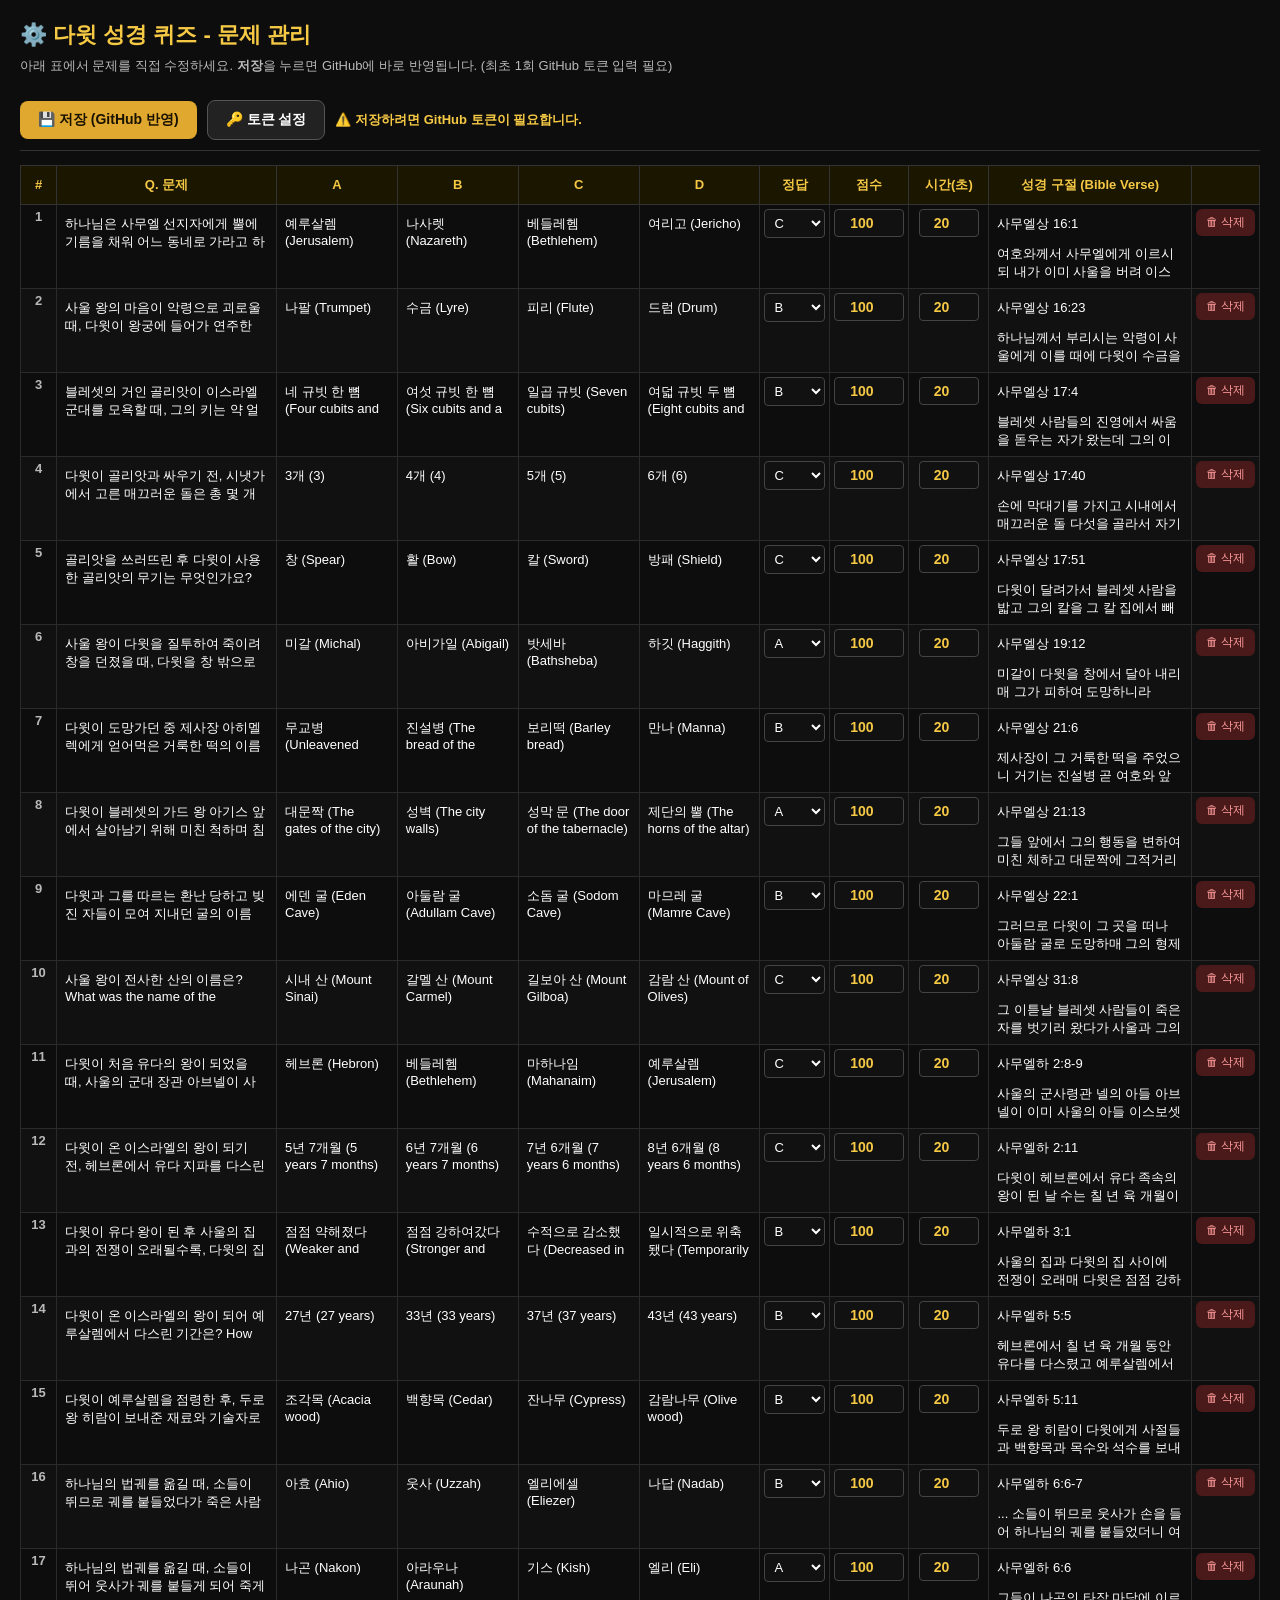
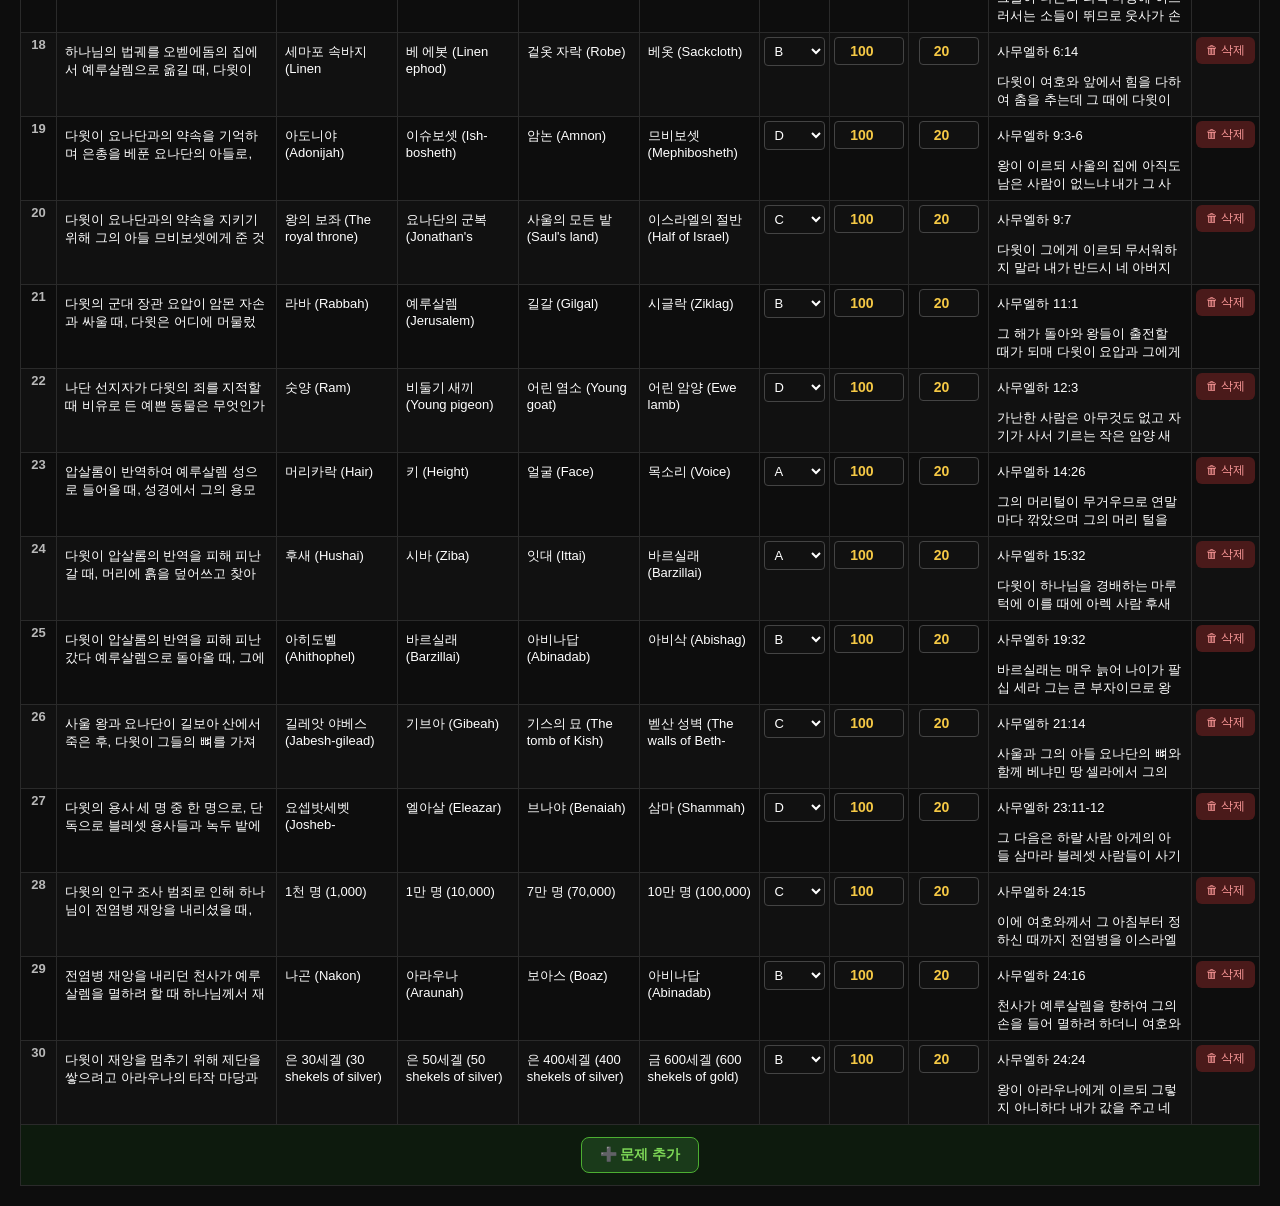
<file: admin.html>
<!DOCTYPE html>
<html lang="ko">
<head>
  <meta charset="UTF-8"/>
  <meta name="viewport" content="width=device-width,initial-scale=1.0"/>
  <title>다윗 성경 퀴즈 - 관리자</title>
  <link rel="stylesheet" href="style.css"/>
</head>
<body class="screen-admin">
<div class="admin-wrap">
  <h1>⚙️ 다윗 성경 퀴즈 - 문제 관리</h1>
  <p class="hint">아래 표에서 문제를 직접 수정하세요. <b>저장</b>을 누르면 GitHub에 바로 반영됩니다. (최초 1회 GitHub 토큰 입력 필요)</p>

  <div class="admin-bar">
    <button id="btn-save">💾 저장 (GitHub 반영)</button>
    <button class="sec" id="btn-token">🔑 토큰 설정</button>
    <span class="admin-status" id="admin-status"></span>
  </div>

  <div class="admin-table-wrap">
    <table class="admin-table" id="admin-table">
      <thead>
        <tr>
          <th>#</th>
          <th style="min-width:220px">Q. 문제</th>
          <th style="min-width:120px">A</th>
          <th style="min-width:120px">B</th>
          <th style="min-width:120px">C</th>
          <th style="min-width:120px">D</th>
          <th style="min-width:70px">정답</th>
          <th style="min-width:70px">점수</th>
          <th style="min-width:80px">시간(초)</th>
          <th style="min-width:200px">성경 구절 (Bible Verse)</th>
          <th></th>
        </tr>
      </thead>
      <tbody id="question-tbody"></tbody>
      <tfoot>
        <tr class="at-add-row">
          <td colspan="11" style="text-align:center; padding:12px;">
            <button class="at-add-btn" id="btn-add-row">➕ 문제 추가</button>
          </td>
        </tr>
      </tfoot>
    </table>
  </div>
</div>

<!-- GitHub 토큰 입력 모달 -->
<div class="modal-overlay hidden" id="token-modal">
  <div class="modal-box">
    <h2>🔑 GitHub Personal Access Token</h2>
    <p>questions.js를 자동 저장하려면 GitHub PAT가 필요합니다.<br/>
    <b>github.com → Settings → Developer settings → Personal access tokens</b><br/>
    Classic tokens에서 <b>repo</b> 권한으로 생성하세요. 토큰은 이 기기에만 저장됩니다.</p>
    <input class="modal-inp" type="password" id="token-input" placeholder="ghp_xxxxxxxxxxxxxxxxxxxx"/>
    <div class="modal-btns">
      <button class="btn-confirm" id="btn-token-save">저장</button>
      <button class="btn-cancel" id="btn-token-cancel">취소</button>
    </div>
  </div>
</div>

<script src="questions.js"></script>
<script src="admin.js"></script>
</body>
</html>
</file>
<file: style.css>
/* ===================================================================
   다윗 성경 퀴즈 대회 - 테마 (포스터 기반: 검정 배경 + 골드/그린)
   =================================================================== */
* { margin: 0; padding: 0; box-sizing: border-box; }
:root {
  --bg: #050505;
  --bg2: #0e0e0e;
  --gold: #f6c945;
  --gold2: #e0a82e;
  --green: #4caf32;
  --green-l: #7ed957;
  --white: #ffffff;
  --gray: #b9b9b9;
}
body {
  font-family: "Noto Sans KR", "Apple SD Gothic Neo", "Malgun Gothic", sans-serif;
  background: var(--bg);
  color: var(--white);
  -webkit-tap-highlight-color: transparent;
}
.hidden { display: none !important; }

.logo-david { font-family: Georgia, "Times New Roman", serif; font-weight: 900; letter-spacing: 2px;
  background: linear-gradient(180deg,#fff2b0,#f6c945 40%,#b07d12); -webkit-background-clip: text;
  background-clip: text; color: transparent; }
.logo-quiz { font-family: Georgia, serif; font-weight: 900; letter-spacing: 2px;
  background: linear-gradient(180deg,#fff2b0,#f6c945 40%,#b07d12); -webkit-background-clip: text;
  background-clip: text; color: transparent; }

/* =========================================================
   메인(프로젝터) 화면 - 6:4 비율
   ========================================================= */
.screen-main { display: flex; align-items: center; justify-content: center;
  min-height: 100vh; background: radial-gradient(circle at 50% 35%, #161512 0%, #050505 70%); }
.stage-wrap { width: 100vw; max-width: 100vw; display: flex; align-items: center; justify-content: center; }
.stage {
  width: min(100vw, 150vh);
  aspect-ratio: 6 / 4;
  background: radial-gradient(circle at 50% 30%, #1a1812 0%, #070707 75%);
  border: 2px solid rgba(246,201,69,0.25);
  box-shadow: 0 0 60px rgba(246,201,69,0.12) inset, 0 0 40px rgba(0,0,0,0.8);
  position: relative; overflow: hidden;
  display: flex; flex-direction: column; padding: 2.2vh 3vw;
}
.topbar { display: flex; justify-content: space-between; align-items: center; }
.topbar .logo { display: flex; flex-direction: column; line-height: 1; }
.topbar .logo-david { font-size: 3.2vh; }
.topbar .logo-quiz { font-size: 2.1vh; }
.qnum { font-size: 2.6vh; color: var(--gold); font-weight: 700; }

/* 교회 헤더 (탑바 중앙) */
.church-header {
  position: absolute;
  left: 50%;
  transform: translateX(-50%);
  display: flex;
  align-items: center;
  gap: 1.2vw;
  pointer-events: none;
}
.church-logo-img {
  width: 5.5vh;
  height: 5.5vh;
  flex: 0 0 auto;
  object-fit: contain;
  filter: drop-shadow(0 0 6px rgba(76,175,50,0.5));
  border-radius: 50%;
}
.church-text {
  display: flex;
  flex-direction: column;
  line-height: 1.2;
}
.church-name-ko {
  font-size: 2.2vh;
  font-weight: 800;
  color: var(--white);
  letter-spacing: 0.02em;
  white-space: nowrap;
}
.church-name-en {
  font-size: 1.4vh;
  font-weight: 600;
  color: var(--green-l);
  letter-spacing: 0.04em;
  white-space: nowrap;
}

.view { flex: 1; display: flex; flex-direction: column; align-items: center; justify-content: center; width: 100%; }

/* 대기 화면 */
.lobby-title { font-size: 7vh; font-weight: 900; color: var(--white); text-align: center;
  text-shadow: 0 0 24px rgba(246,201,69,0.4); }
.lobby-sub { font-size: 3vh; color: var(--green-l); margin: 1.5vh 0 3vh; font-weight: 700; }
.qr-box { display: flex; align-items: center; gap: 3vw; background: rgba(255,255,255,0.04);
  padding: 2.5vh 3vw; border-radius: 18px; border: 1px solid rgba(246,201,69,0.3); }
.qr-img { background: #fff; padding: 12px; border-radius: 10px; }
.qr-img img, .qr-img canvas { display: block; width: 26vh !important; height: 26vh !important; }
.qr-text { font-size: 3vh; color: var(--white); font-weight: 700; line-height: 1.5; }
.players-count { margin-top: 3vh; font-size: 3.2vh; color: var(--gold); font-weight: 800; }

/* 문제 화면 */
.view-question { justify-content: flex-start; padding-top: 1vh; }
.timer-bar { width: 100%; height: 1.6vh; background: rgba(255,255,255,0.1); border-radius: 99px; overflow: hidden; margin-bottom: 0.5vh; }
.timer-fill { height: 100%; width: 100%; background: linear-gradient(90deg,var(--green-l),var(--green)); transition: width .25s linear; }
.timer-row { display: flex; align-items: center; justify-content: space-between; width: 100%; margin-bottom: 1vh; }
.timer-num { font-size: 4vh; font-weight: 900; color: var(--gold); }
.answer-count { font-size: 2.6vh; font-weight: 700; color: var(--gray); padding: 0.4vh 1.4vw; background: rgba(255,255,255,0.07); border-radius: 8px; transition: color 0.3s, background 0.3s; }
.answer-count.all-answered { color: var(--green-l); background: rgba(76,175,50,0.2); }
.q-text { font-size: 6vh; font-weight: 800; text-align: center; line-height: 1.35; color: var(--white);
  flex: 1; display: flex; align-items: center; justify-content: center; padding: 0 2vw;
  text-shadow: 0 2px 16px rgba(0,0,0,0.6); }
.options { width: 100%; display: grid; grid-template-columns: 1fr 1fr; gap: 1.6vh 2vw; opacity: 0;
  transform: translateY(20px); transition: opacity .5s ease, transform .5s ease; }
.options.show { opacity: 1; transform: translateY(0); }
.opt { display: flex; align-items: center; gap: 1.2vw; background: rgba(255,255,255,0.06);
  border: 2px solid rgba(246,201,69,0.35); border-radius: 14px; padding: 2vh 1.6vw; font-size: 3.4vh; font-weight: 700; }
.opt-label { display: flex; align-items: center; justify-content: center; width: 5vh; height: 5vh; flex: 0 0 auto;
  background: linear-gradient(180deg,var(--gold),var(--gold2)); color: #1a1200; border-radius: 50%; font-weight: 900; font-size: 3vh; }
.opt-0 .opt-label { background: linear-gradient(180deg,#7ed957,#4caf32); color:#06250a;}
.opt-1 .opt-label { background: linear-gradient(180deg,#ffd66b,#e0a82e); }
.opt-2 .opt-label { background: linear-gradient(180deg,#6bc4ff,#2e86e0); color:#021a33;}
.opt-3 .opt-label { background: linear-gradient(180deg,#ff8f8f,#e04e4e); color:#330505;}

/* 정답 공개 화면 */
.view-reveal { justify-content: flex-start; padding-top: 3vh; }
.reveal-answer { font-size: 7vh; font-weight: 900; color: var(--green-l); text-align: center; margin-bottom: 2vh; }
.reveal-answer b { color: var(--gold); }
.reveal-stat { margin-top: 2.5vh; font-size: 3.6vh; color: var(--white); font-weight: 700; text-align: center; }

/* 정답 공개 - 성경 말씀 박스 */
.reveal-verse {
  width: 90%;
  background: rgba(201,168,76,0.12);
  border: 2.5px solid #c9a84c;
  border-radius: 16px;
  padding: 2.2vh 3vw;
  text-align: center;
  animation: fadeInUp 0.7s ease both;
}
.reveal-verse.hidden { display: none; }
.verse-ref {
  display: block;
  color: #f6c945;
  font-size: 3vh;
  font-weight: 900;
  margin-bottom: 1.2vh;
  letter-spacing: 0.06em;
}
.verse-body {
  display: block;
  color: #f5ebd4;
  font-size: 3.2vh;
  line-height: 1.75;
  font-weight: 600;
}
@keyframes fadeInUp {
  from { opacity:0; transform:translateY(20px); }
  to { opacity:1; transform:translateY(0); }
}

/* 순위 */
.rank-title { font-size: 5.5vh; font-weight: 900; color: var(--gold); margin-bottom: 2.5vh; }
.rank-list { list-style: none; width: 80%; }
.rank-list li { display: flex; align-items: center; gap: 2vw; font-size: 3.4vh; font-weight: 700;
  padding: 1.3vh 2vw; margin-bottom: 1vh; background: rgba(255,255,255,0.05); border-radius: 12px; }
.rank-list .rk-pos { width: 12%; color: var(--gold); }
.rank-list .rk-name { flex: 1; }
.rank-list .rk-score { color: var(--green-l); }
.rank-final li:nth-child(1) { background: linear-gradient(90deg,rgba(246,201,69,0.3),transparent); border:1px solid var(--gold); }
.rk-empty { justify-content: center; color: var(--gray); }

/* 진행자 패널 */
.host-panel { position: fixed; bottom: 0; left: 0; right: 0; background: rgba(10,10,10,0.92);
  border-top: 1px solid rgba(246,201,69,0.3); z-index: 50; }
.host-toggle { width: 100%; background: transparent; border: none; color: var(--gold); padding: 6px; font-size: 13px; cursor: pointer; }
.host-body { padding: 0 12px 12px; display: flex; flex-wrap: wrap; gap: 8px; justify-content: center; }
.host-body.collapsed { display: none; }
.hbtn { background: #1c1c1c; color: var(--white); border: 1px solid var(--gold2);
  border-radius: 8px; padding: 8px 14px; font-size: 14px; cursor: pointer; font-weight: 700; }
.hbtn:hover { background: var(--gold2); color: #1a1200; }
.hbtn-danger { background: #3a1010; border-color: #c0392b; color: #ff9b9b; }
.hbtn-danger:hover { background: #c0392b; color: #fff; }
.hbtn-green { background: #0d2a0d; border-color: var(--green); color: var(--green-l); font-weight: 900; }
.hbtn-green:hover { background: var(--green); color: #fff; }

/* =========================================================
   참여자(모바일) 화면
   ========================================================= */
.screen-play { background: radial-gradient(circle at 50% 20%, #161512 0%, #050505 75%); min-height: 100vh; }
.play-wrap { max-width: 480px; margin: 0 auto; min-height: 100vh; padding: 24px 18px; display: flex; flex-direction: column; justify-content: center; }
.p-view { display: flex; flex-direction: column; align-items: center; width: 100%; }
.play-logo { display: flex; flex-direction: column; line-height: 1; align-items: center; margin-bottom: 14px; }
.play-logo .logo-david { font-size: 38px; }
.play-logo .logo-quiz { font-size: 24px; }
.play-logo.small { flex-direction: row; gap: 8px; }
.play-logo.small .logo-david { font-size: 22px; }
.play-logo.small .logo-quiz { font-size: 22px; }
.p-title { font-size: 26px; font-weight: 900; text-align: center; margin-bottom: 6px; }
.p-sub { color: var(--green-l); text-align: center; margin-bottom: 20px; font-weight: 600; }
.p-input { width: 100%; padding: 16px; font-size: 18px; border-radius: 12px; border: 2px solid var(--gold2);
  background: #111; color: #fff; text-align: center; margin-bottom: 14px; }
.p-input:focus { outline: none; border-color: var(--gold); }
.p-btn { width: 100%; padding: 16px; font-size: 20px; font-weight: 900; border: none; border-radius: 12px;
  background: linear-gradient(180deg,var(--gold),var(--gold2)); color: #1a1200; cursor: pointer; }
.p-hello { font-size: 20px; margin-bottom: 10px; }
.p-myscore { font-size: 22px; color: var(--gold); font-weight: 800; margin: 10px 0; }
.p-wait-msg { color: var(--gray); text-align: center; margin-top: 16px; line-height: 1.6; }

.p-topbar { width: 100%; display: flex; justify-content: space-between; align-items: center; margin-bottom: 14px;
  font-size: 15px; color: var(--gold); font-weight: 700; }
.p-myscore-mini b { color: var(--green-l); }
.p-qtext { font-size: 22px; font-weight: 800; text-align: center; line-height: 1.45; margin-bottom: 20px; min-height: 70px; }
.p-options { width: 100%; display: flex; flex-direction: column; gap: 12px; }
.p-wait-opt { text-align: center; color: var(--gray); padding: 30px 0; }
.p-opt { display: flex; align-items: center; gap: 12px; width: 100%; padding: 18px 16px; font-size: 18px;
  font-weight: 700; text-align: left; border-radius: 14px; border: 2px solid rgba(246,201,69,0.4);
  background: rgba(255,255,255,0.06); color: #fff; cursor: pointer; }
.p-opt-label { display: flex; align-items: center; justify-content: center; width: 34px; height: 34px; flex: 0 0 auto;
  border-radius: 50%; font-weight: 900; color: #1a1200; }
.p-opt-0 .p-opt-label { background: linear-gradient(180deg,#7ed957,#4caf32); color:#06250a;}
.p-opt-1 .p-opt-label { background: linear-gradient(180deg,#ffd66b,#e0a82e); }
.p-opt-2 .p-opt-label { background: linear-gradient(180deg,#6bc4ff,#2e86e0); color:#021a33;}
.p-opt-3 .p-opt-label { background: linear-gradient(180deg,#ff8f8f,#e04e4e); color:#330505;}
.p-opt.selected { border-color: var(--gold); background: rgba(246,201,69,0.25); }
.p-opt:disabled { opacity: 0.75; cursor: default; }
.p-wait-notice { color: #e07d30; text-align: center; margin-top: 12px; font-size: 13px; line-height: 1.5; opacity: 0.85; }
.p-timer-wrap { width: 100%; margin-bottom: 14px; display: flex; align-items: center; gap: 10px; }
.p-timer-bar-bg { flex: 1; height: 10px; background: rgba(255,255,255,0.12); border-radius: 6px; overflow: hidden; }
.p-timer-bar-fill { height: 100%; background: linear-gradient(90deg,var(--gold),#ff9800); border-radius: 6px; transition: width 0.2s linear; }
.p-timer-num { font-size: 22px; font-weight: 900; color: var(--gold); min-width: 36px; text-align: right; }
.p-timer-num.p-timer-urgent { color: #ff4444; animation: timerPulse 0.5s infinite alternate; }
@keyframes timerPulse { from { transform: scale(1); } to { transform: scale(1.15); } }
.p-answered { margin-top: 18px; text-align: center; color: var(--green-l); font-weight: 700; }

.p-result-icon { font-size: 90px; text-align: center; }
.p-result-text { font-size: 24px; font-weight: 800; text-align: center; margin: 14px 0; line-height: 1.5; }
.p-result-text small { font-size: 16px; color: var(--gray); font-weight: 600; }
.p-result-icon.ok { filter: drop-shadow(0 0 20px rgba(126,217,87,0.6)); }
.p-result-icon.no { filter: drop-shadow(0 0 20px rgba(224,78,78,0.6)); }

.p-myrank { font-size: 18px; color: var(--gold); font-weight: 800; margin-bottom: 16px; text-align: center; }
.p-ranklist { list-style: none; width: 100%; }
.p-ranklist li { display: flex; justify-content: space-between; gap: 8px; padding: 12px 14px; margin-bottom: 8px;
  background: rgba(255,255,255,0.05); border-radius: 10px; font-weight: 700; }
.p-ranklist li.me { border: 1px solid var(--gold); background: rgba(246,201,69,0.18); }
.p-ranklist li span:nth-child(2) { flex: 1; text-align: left; padding-left: 8px; }
.p-ranklist li span:last-child { color: var(--green-l); }

/* =========================================================
   관리자 화면 - 테이블 스타일
   ========================================================= */
.screen-admin { background: #0d0d0d; min-height: 100vh; padding: 20px; }
.admin-wrap { max-width: 100%; margin: 0 auto; }
.admin-wrap h1 { color: var(--gold); margin-bottom: 6px; font-size: 22px; }
.admin-wrap .hint { color: var(--gray); margin-bottom: 14px; font-size: 13px; line-height: 1.5; }
.admin-bar { position: sticky; top: 0; background: #0d0d0d; padding: 10px 0; z-index: 10;
  display: flex; gap: 10px; flex-wrap: wrap; align-items: center; border-bottom: 1px solid #333; margin-bottom: 14px; }
.admin-bar button { background: var(--gold2); color: #1a1200; border: none; padding: 10px 18px; border-radius: 8px; font-weight: 800; cursor: pointer; font-size: 14px; }
.admin-bar button.sec { background: #222; color: #fff; border: 1px solid #555; }
.admin-bar button.danger { background: #6b2020; color: #fff; border: none; }
.admin-status { color: var(--green-l); font-weight: 700; font-size: 13px; }

/* 관리자 테이블 */
.admin-table-wrap { overflow-x: auto; }
.admin-table { width: 100%; border-collapse: collapse; font-size: 13px; }
.admin-table th {
  background: #1a1600; color: var(--gold); padding: 10px 8px;
  border: 1px solid #333; text-align: center; white-space: nowrap; font-size: 13px;
}
.admin-table td { border: 1px solid #2a2a2a; padding: 4px; vertical-align: top; }
.admin-table tr:nth-child(even) td { background: #111; }
.admin-table tr:nth-child(odd) td { background: #0d0d0d; }
.admin-table tr:hover td { background: #1a1800; }
.at-num { text-align: center; color: var(--gray); font-weight: 700; padding: 0 6px; width: 36px; }
.at-inp { width: 100%; background: transparent; border: none; color: #fff; font-size: 13px; padding: 6px 4px; resize: none; font-family: inherit; }
.at-inp:focus { outline: 1px solid var(--gold2); background: #1a1800; border-radius: 4px; }
.at-sel { background: #111; border: 1px solid #444; color: #fff; font-size: 13px; padding: 5px; border-radius: 4px; width: 100%; }
.at-num-inp { width: 70px; background: #111; border: 1px solid #444; color: var(--gold); font-size: 14px; font-weight: 700;
  padding: 5px; border-radius: 4px; text-align: center; }
.at-del { background: #4a1a1a; color: #ff9b9b; border: none; padding: 5px 10px; border-radius: 6px; cursor: pointer; font-size: 12px; white-space: nowrap; }
.at-del:hover { background: #7a2a2a; }
.at-add-row td { background: #0d1a0d !important; }
.at-add-btn { background: #1a3a1a; color: var(--green-l); border: 1px solid #4caf32; padding: 8px 18px; border-radius: 8px; cursor: pointer; font-weight: 700; font-size: 14px; }
.at-add-btn:hover { background: #2a5a2a; }

/* 인증 모달 */
.modal-overlay { position: fixed; inset: 0; background: rgba(0,0,0,0.85); z-index: 200; display: flex; align-items: center; justify-content: center; }
.modal-box { background: #1a1a1a; border: 1px solid var(--gold2); border-radius: 16px; padding: 32px; min-width: 320px; max-width: 480px; width: 90%; }
.modal-box h2 { color: var(--gold); margin-bottom: 8px; }
.modal-box p { color: var(--gray); font-size: 13px; margin-bottom: 18px; line-height: 1.6; }
.modal-inp { width: 100%; padding: 12px; background: #0a0a0a; border: 1px solid #555; border-radius: 8px; color: #fff; font-size: 14px; margin-bottom: 12px; }
.modal-inp:focus { outline: none; border-color: var(--gold2); }
.modal-btns { display: flex; gap: 10px; }
.modal-btns button { flex: 1; padding: 12px; border-radius: 8px; border: none; font-weight: 800; cursor: pointer; font-size: 14px; }
.modal-btns .btn-confirm { background: var(--gold2); color: #1a1200; }
.modal-btns .btn-cancel { background: #333; color: #fff; }


/* =========================================================
로비 화면 - 참여자 이름 랜덤 배치 영역
========================================================= */
.view-lobby {
  flex-direction: row;
  align-items: stretch;
  position: relative;
  overflow: hidden;
}

.lobby-center {
  display: flex;
  flex-direction: column;
  align-items: center;
  justify-content: center;
  flex: 0 0 auto;
  width: 50%;
  z-index: 2;
}

.player-names-area {
  flex: 1;
  position: relative;
  overflow: hidden;
}

.player-name-tag {
  position: absolute;
  display: inline-block;
  font-size: 2.8vh;
  font-weight: 800;
  color: var(--gold);
  white-space: nowrap;
  text-shadow: 0 0 12px rgba(246,201,69,0.5), 0 2px 8px rgba(0,0,0,0.8);
  transform-origin: center center;
  pointer-events: none;
  animation: namePopIn 0.4s cubic-bezier(0.175, 0.885, 0.32, 1.275) both;
  letter-spacing: 0.04em;
}

@keyframes namePopIn {
  from { opacity: 0; transform: scale(0.5); }
  to   { opacity: 1; }
}
</file>
